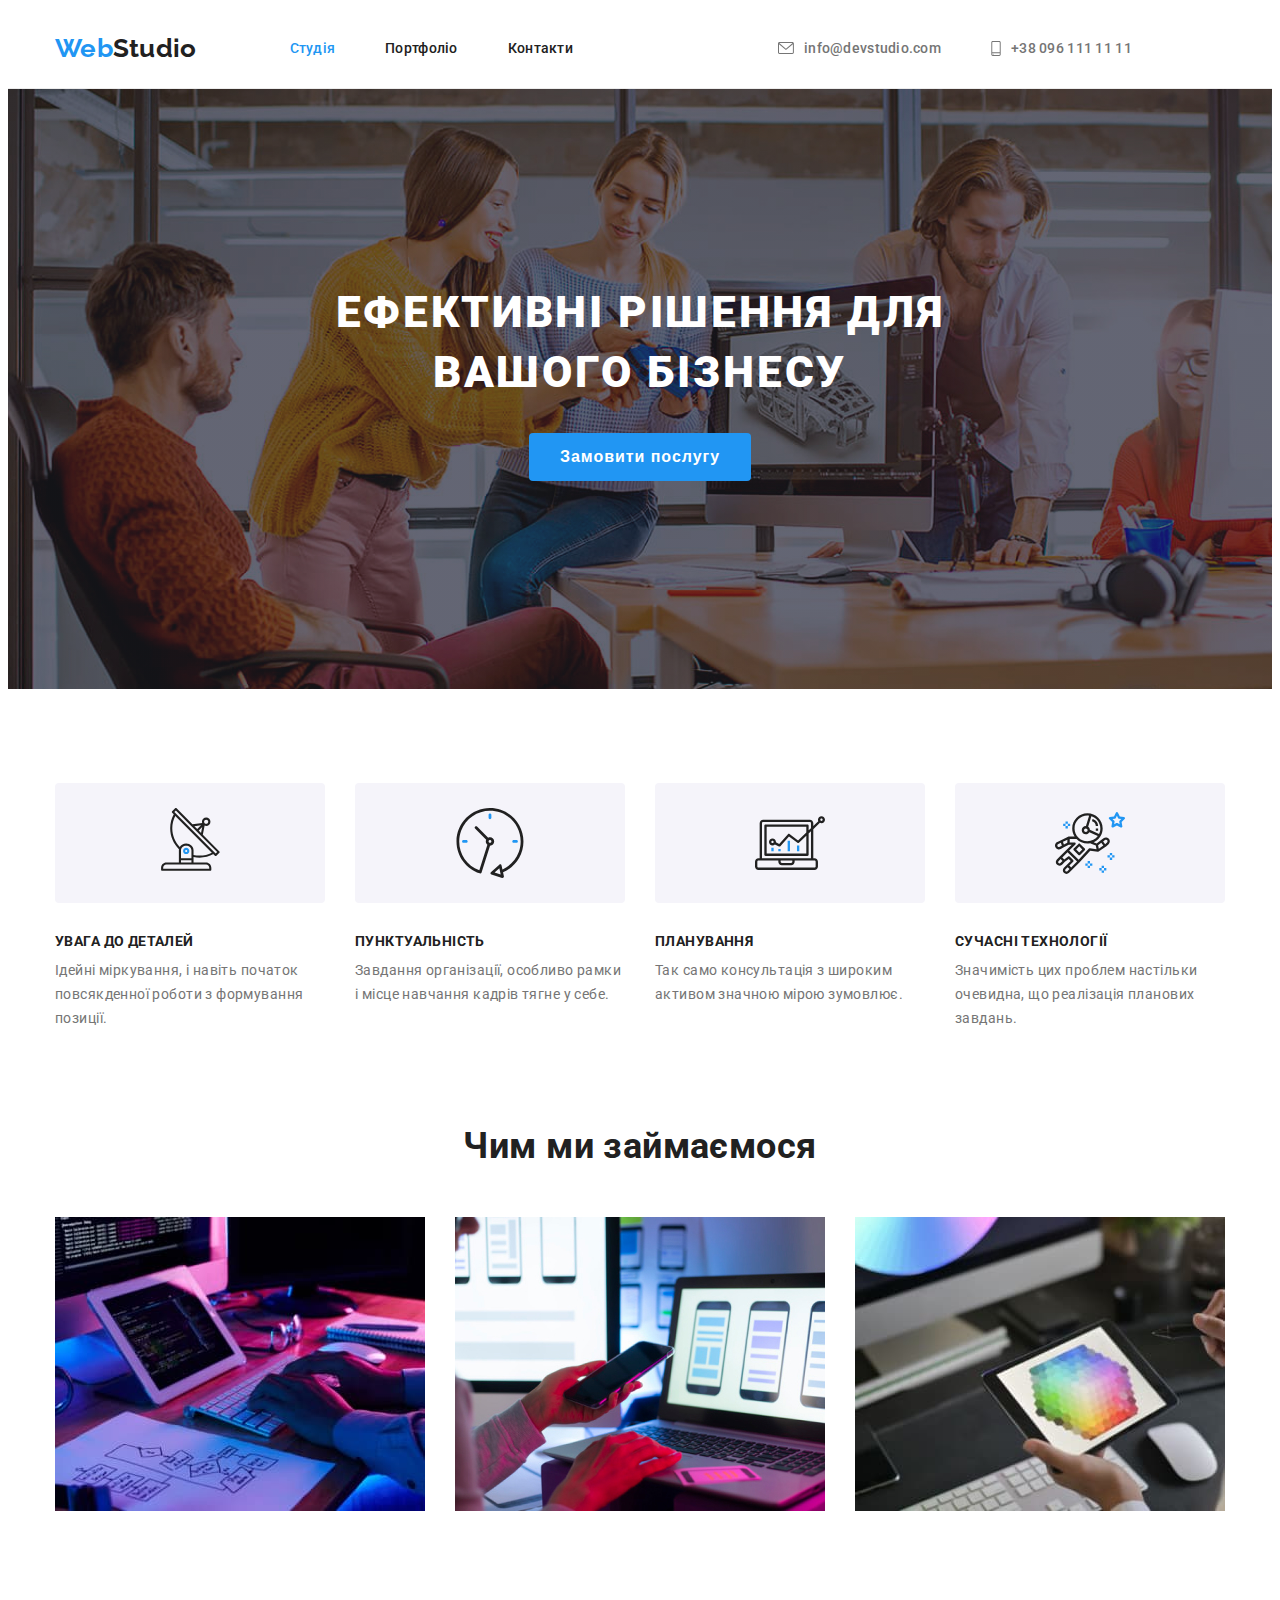
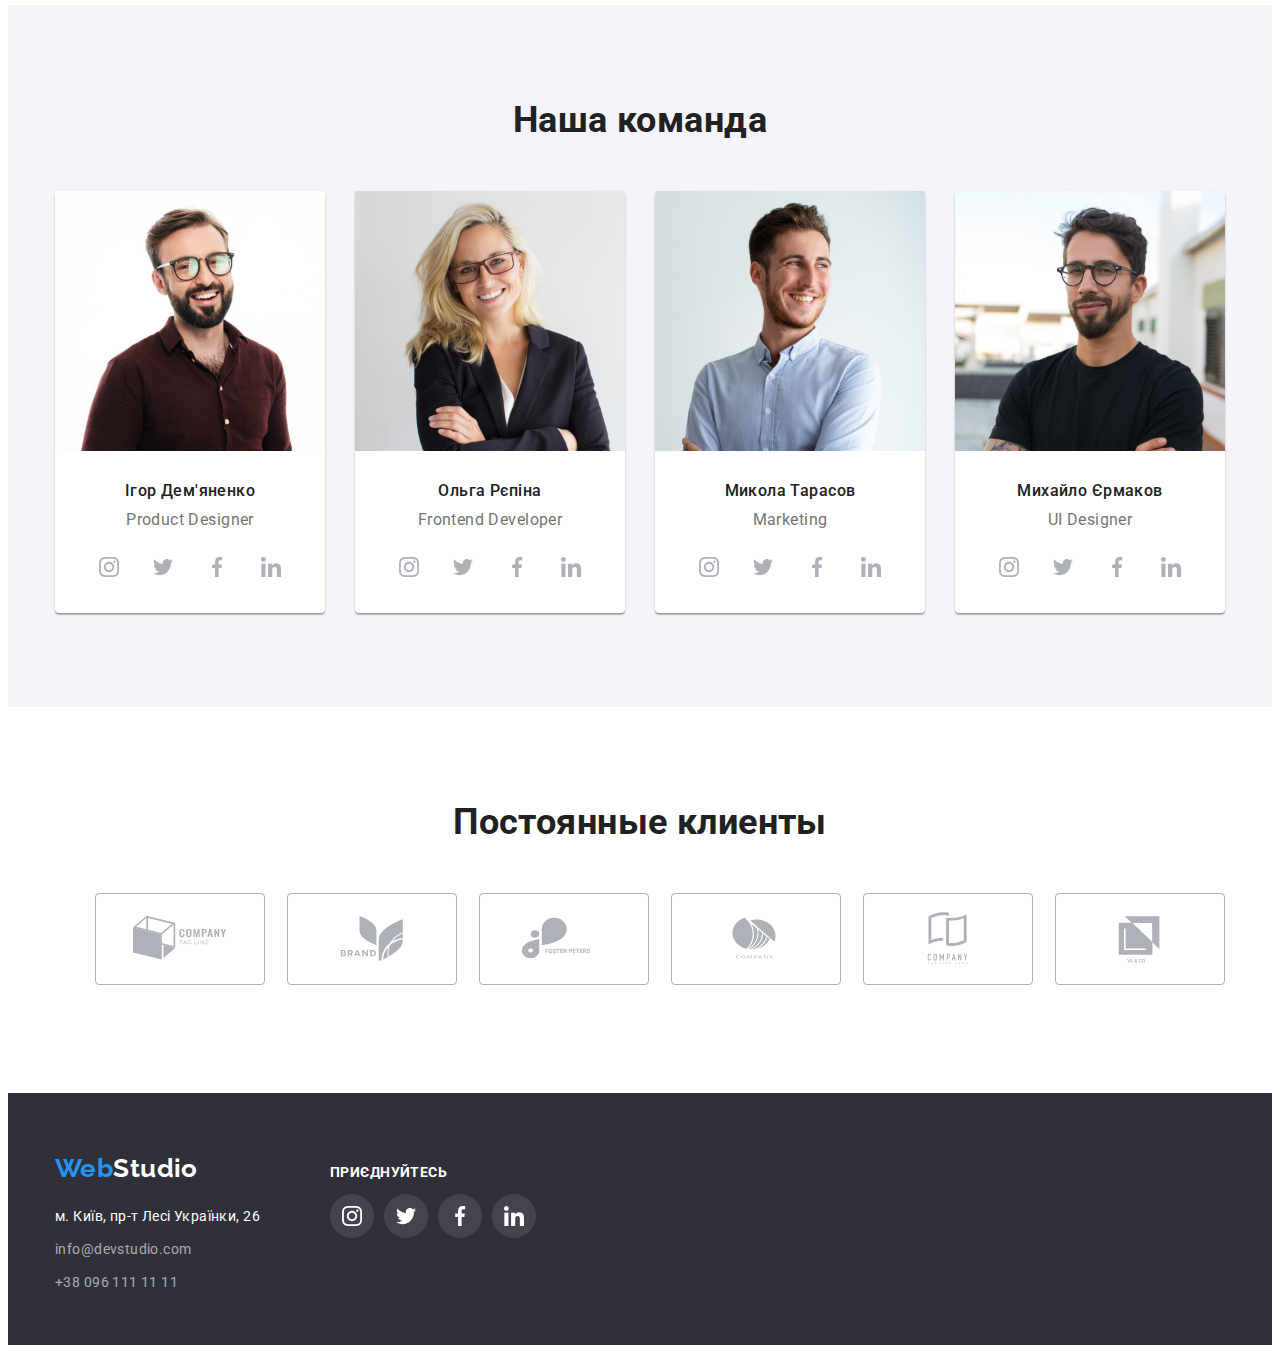
<file: index.html>
<!DOCTYPE html>
<html lang="en">
<head>
    <meta charset="UTF-8">
    <meta http-equiv="X-UA-Compatible" content="IE=edge">
    <meta name="viewport" content="width=device-width, initial-scale=1.0">
    <link rel="preconnect" href="https://fonts.googleapis.com">
    <link rel="preconnect" href="https://fonts.gstatic.com" crossorigin>
    <link rel="stylesheet"  href="https://cdnjs.cloudflare.com/ajax/libs/modern-normalize/1.1.0/modern-normalize.min.css" 
         integrity="sha512-wpPYUAdjBVSE4KJnH1VR1HeZfpl1ub8YT/NKx4PuQ5NmX2tKuGu6U/JRp5y+Y8XG2tV+wKQpNHVUX03MfMFn9Q=="
         crossorigin="anonymous" referrerpolicy="no-referrer" />
    <link href="https://fonts.googleapis.com/css2?family=Raleway:wght@700&family=Roboto:wght@400;500;700;900&display=swap"
        rel="stylesheet"> 
	<link rel="stylesheet" href="./css/style.css">
    
    <title>WebStudio</title>
</head>
<body>
    <!-- Шапка сайта -->
    <header class="page-header "> 
         <div class="header-container container  ">
             <nav class="nav ">
             <a  href="./index.html" class=" logo logo-primary link" >
                <span class="logo-style">Web</span>Studio</a>
                <ul class="site-nav list ">
                    <li class="iten"><a  href="./index.html" class="nav-link  current link"> Студія</a></li>
                    <li class="iten"><a href="./portfolio.html"class="nav-link link">Портфоліо</a></li>
                    <li class="iten"><a href="" class="nav-link link"> Контакти</a></li>
            </ul>
             </nav>
            <ul class="site-nav-list list" >
                <li class="iten">
                     <a href="mailto:info@devstudio.com"class="contacts-nav-link mail link">
                        <svg class="item-icon mail">
                            <use href="./images/icons.svg#icon-envelope-hover"></use>
                        </svg>   
                        info@devstudio.com</a>
                </li>
                <li class="iten">
                     <a href="tel:+380961111111"class="contacts-nav-link link">
                        <svg class="item-icon phone">
                            <use href="./images/icons.svg#icon-smartphone1"></use>
                        </svg>
                        +38 096 111 11 11</a>
                </li>
            </ul>
         </div>
    </header>
    <!-- Герой -->
    <main>
        <section class="hero section overlay" >
            
                <h1 class="hero-title container">Ефективні рішення для вашого бізнесу</h1>
                <button href="" class="button primary" type="button">  Замовити послугу</button>
            
        </section>
        <!-- Переваги -->
        <section class="features section ">
            <div class="features-container container">
                <!-- <h2>Наш подход</h2> -->
                <h2 hidden>переваги</h2>
                     <ul class=" list features ">
                        <li class="features-item">
                            <div class="features-img">
                            <svg class="features-sprite" width="70" height="70">
                             <use href="./images/icons.svg#icon-antenna" ></use>
                                </svg>
                            </div>
                <h3 class="uptitle features-title">УВАГА ДО ДЕТАЛЕЙ</h3>
                <p class="features-text">Ідейні міркування, і навіть початок повсякденної роботи з формування позиції.</p>
                </li>
                        <li class="features-item">
                            <div class="features-img">
                                <svg class="features-sprite" width="70" height="70">
                                 <use href="./images/icons.svg#icon-clock" ></use>
                                    </svg>
                                </div>
                <h3 class="uptitle features-title" >ПУНКТУАЛЬНІСТЬ</h3>
                <p class="features-text">Завдання організації, особливо рамки і місце навчання кадрів тягне у себе.</p>
                </li>
                        <li  class="features-item">
                            <div class="features-img">
                                <svg class="features-sprite" width="70" height="70">
                                 <use href="./images/icons.svg#icon-diagram" ></use>
                                    </svg>
                                </div>
                <h3 class="uptitle features-title">ПЛАНУВАННЯ</h3>
                <p  class="features-text">Так само консультація з широким активом значною мірою зумовлює.</p>
                 </li>
                        <li class="features-item">
                            <div class="features-img">
                                <svg class="features-sprite" width="70" height="70">
                                 <use href="./images/icons.svg#icon-astronaut" ></use>
                                    </svg>
                                </div>
                <h3 class="uptitle features-title">СУЧАСНІ ТЕХНОЛОГІЇ</h3>
                <p  class="features-text">Значимість цих проблем настільки очевидна, що реалізація планових завдань.</p>
                </li>
            </div>
        </ul>
        </section>
        <!-- Види послуг -->
         <section  class="work section ">
         <div class=" container"  >
             <h2 class="section-title ">Чим ми займаємося</h2>
                     <ul class="work list" >
                 <li class="work-item">
                    <img  src="./images/box 1.jpg"
                     alt="сфера_діяльності"
                     width="370" heigt="294">
                </li>
                 <li class="work-item">
                    <img src="./images/box 2.jpg"
                    alt="сфера_діяльності"
                    width="370"
                    heigt="294">
                </li>
                <li class="work-item">
                    <img src="./images/box 3.jpg"
                    alt="сфера_діяльності"
                    width="370"
                    heigt="294">
                </li>
                </ul>
         </div>
         </section>
        <!--  команда веб студії -->
         <section class="team-section section">
        <div class="container">
            <h2 class="section-title" >Наша команда</h2>
                <ul class="team">
                 <li class="team-iten">
                    <img src="./images/img(4).jpg"
                    alt="команда"
                    width="270"
                    heigt="260">
                    <h3 class="team-members-name">Ігор Дем'яненко</h3>
                    <p class="team-members-position">Product Designer</p>
                    <ul class="social-links">
                        <li>
                            <a href="https://instagram.com" class="link" aria-label="иконка Инстаграм">
                                <svg class="link-icon" widht="20" height="20">
                                    <use href="./images/icons.svg#icon-instagram"></use>
                                </svg>
                            </a>
                        </li>
                        <li>
                            <a href="https://twitter.com" class="link" aria-label="иконка Твиттер">
                                <svg class="link-icon" widht="20" height="20">
                                    <use href="./images/icons.svg#icon-twitter"></use>
                                </svg>
                            </a>
                        </li>
                        <li>
                            <a href="https://facebook.com" class="link" aria-label="иконка Фейсбук">
                                <svg class="link-icon" widht="20" height="20">
                                    <use href="./images/icons.svg#icon-facebook"></use>
                                </svg>
                            </a>
                        </li>
                        <li>
                            <a href="https://linkedin.com" class="link" aria-label="иконка Линкедин">
                                <svg class="link-icon" widht="20" height="20">
                                    <use href="./images/icons.svg#icon-linkedin"></use>
                                </svg>
                            </a>
                        </li>
                    </ul>
                </li>
                <li class="team-iten">
                    <img src="./images/img(1)(1).jpg"
                    alt="команда"
                    width="270"
                    heigt="260">
                    <h3 class="team-members-name">Ольга Рєпіна</h3>
                    <p class="team-members-position">Frontend Developer</p>
                    <ul class="social-links">
                        <li>
                            <a href="https://instagram.com" class="link" aria-label="иконка Инстаграм">
                                <svg class="link-icon" widht="20" height="20">
                                    <use href="./images/icons.svg#icon-instagram"></use>
                                </svg>
                            </a>
                        </li>
                        <li>
                            <a href="https://twitter.com" class="link" aria-label="иконка Твиттер">
                                <svg class="link-icon" widht="20" height="20">
                                    <use href="./images/icons.svg#icon-twitter"></use>
                                </svg>
                            </a>
                        </li>
                        <li>
                            <a href="https://facebook.com" class="link" aria-label="иконка Фейсбук">
                                <svg class="link-icon" widht="20" height="20">
                                    <use href="./images/icons.svg#icon-facebook"></use>
                                </svg>
                            </a>
                        </li>
                        <li>
                            <a href="https://linkedin.com" class="link" aria-label="иконка Линкедин">
                                <svg class="link-icon" widht="20" height="20">
                                    <use href="./images/icons.svg#icon-linkedin"></use>
                                </svg>
                            </a>
                        </li>
                    </ul>
                </li>
                
                <li class="team-iten" >
                    <img src="./images/img(2)(1).jpg"
                     alt="команда"
                     width="270"
                     heigt="260" >
                     <h3 class="team-members-name">Микола Тарасов</h3>
                     <p class="team-members-position">Marketing</p>
                     <ul class="social-links">
                        <li>
                            <a href="https://instagram.com" class="link" aria-label="иконка Инстаграм">
                                <svg class="link-icon" widht="20" height="20">
                                    <use href="./images/icons.svg#icon-instagram"></use>
                                </svg>
                            </a>
                        </li>
                        <li>
                            <a href="https://twitter.com" class="link" aria-label="иконка Твиттер">
                                <svg class="link-icon" widht="20" height="20">
                                    <use href="./images/icons.svg#icon-twitter"></use>
                                </svg>
                            </a>
                        </li>
                        <li>
                            <a href="https://facebook.com" class="link" aria-label="иконка Фейсбук">
                                <svg class="link-icon" widht="20" height="20">
                                    <use href="./images/icons.svg#icon-facebook"></use>
                                </svg>
                            </a>
                        </li>
                        <li>
                            <a href="https://linkedin.com" class="link" aria-label="иконка Линкедин">
                                <svg class="link-icon" widht="20" height="20">
                                    <use href="./images/icons.svg#icon-linkedin"></use>
                                </svg>
                            </a>
                        </li>
                    </ul>
                </li>
                
                <li class="team-iten">
                    <img src="./images/img(3)(1).jpg"
                     alt="команда"
                     width="270"
                     heigt="260">
                     <h3 class="team-members-name">Михайло Єрмаков</h3>
                     <p class="team-members-position">UI Designer</p>
                     <ul class="social-links">
                        <li>
                            <a href="https://instagram.com" class="link" aria-label="иконка Инстаграм">
                                <svg class="link-icon" widht="20" height="20">
                                    <use href="./images/icons.svg#icon-instagram"></use>
                                </svg>
                            </a>
                        </li>
                        <li>
                            <a href="https://twitter.com" class="link" aria-label="иконка Твиттер">
                                <svg class="link-icon" widht="20" height="20">
                                    <use href="./images/icons.svg#icon-twitter"></use>
                                </svg>
                            </a>
                        </li>
                        <li>
                            <a href="https://facebook.com" class="link" aria-label="иконка Фейсбук">
                                <svg class="link-icon" widht="20" height="20">
                                    <use href="./images/icons.svg#icon-facebook"></use>
                                </svg>
                            </a>
                        </li>
                        <li>
                            <a href="https://linkedin.com" class="link" aria-label="иконка Линкедин">
                                <svg class="link-icon" widht="20" height="20">
                                    <use href="./images/icons.svg#icon-linkedin"></use>
                                </svg>
                            </a>
                        </li>
                    </ul>
                </li>
                 
            </ul>
        </div>
    </section>
    <section>
        <div class="container employment-partners">
            <h2 class="section-title">Постоянные клиенты</h2>
            <ul class="partners">
                <li class="partners-image">
                    <a href="" class="partners-link">
                        <svg class="partners-logo" width="106" height="60">
                            <use href="./images/icons.svg#icon-client-1"></use>
                        </svg>
                    </a>
                </li>
                <li class="partners-image">
                    <a href="" class="partners-link">
                        <svg class="partners-logo" width="106" height="60">
                            <use href="./images/icons.svg#icon-client-2"></use>
                        </svg>
                    </a>
                </li>
                <li class="partners-image">
                    <a href="" class="partners-link">
                        <svg class="partners-logo" width="106" height="60">
                            <use href="./images/icons.svg#icon-client-3"></use>
                        </svg>
                    </a>
                </li>
                <li class="partners-image">
                    <a href="" class="partners-link">
                        <svg class="partners-logo" width="106" height="60">
                            <use href="./images/icons.svg#icon-client-4"></use>
                        </svg>
                    </a>
                </li>
                <li class="partners-image">
                    <a href="" class="partners-link">
                        <svg class="partners-logo" width="106" height="60">
                            <use href="./images/icons.svg#icon-client-5"></use>
                        </svg>
                    </a>
                </li>
                <li class="partners-image">
                    <a href="" class="partners-link">
                        <svg class="partners-logo" width="106" height="60">
                            <use href="./images/icons.svg#icon-client-6"></use>
                        </svg>
                    </a>
                </li>
            </ul>
        </div>
    </section>
    </main>
    <footer class="page-footer">
        <div class="footer-container container">
            <section class="footer-flex">
                <div class="block">
            <a href="./index.html" class="logo secondary link" aria-current="true"><span class="logo-style">Web</span>Studio</a>
            <address class=" address">
                <ul class="list address-iten">
               <li class="footer">
                    <a href="https://goo.gl/maps/aBXnQsRiagTf6Zbh8"
                    target="blank"class="address-location link"
                    rel="nooperer noreferrer nofolow " >
                    м. Київ, пр-т Лесі Українки, 26</a>
                    </li>
                <li class="footer">
                    <a href="mailto:info@devstudio.com"class="link">info@devstudio.com</a>
                  </li>
                <li>
                    <a href="tel:+380961111111"class="link">+38 096 111 11 11</a>
                 </li>
                </ul>
            </address>
        </div>
            <div class="footer-flex-block-port network">
                <h2 class="join">приєднуйтесь</h2>
                <section class="footer-flex">
                    <ul class="social-links footer-links">
                    <li class="colo">
                        <a href="https://instagram.com" class="link" aria-label="иконка Инстаграм">
                            <svg class="link-icon-footer" widht="20" height="20">
                                <use href="./images/icons.svg#icon-instagram"></use>
                            </svg>
                        </a>
                    </li>
                    <li class="colo ">
                        <a href="https://twitter.com" class="link" aria-label="иконка Твиттер">
                            <svg class="link-icon-footer" widht="20" height="20">
                                <use href="./images/icons.svg#icon-twitter"></use>
                            </svg>
                        </a>
                    </li>
                    <li class="colo">
                        <a href="https://facebook.com" class="link" aria-label="иконка Фейсбук">
                            <svg class="link-icon-footer" widht="20" height="20">
                                <use href="./images/icons.svg#icon-facebook"></use>
                            </svg>
                        </a>
                    </li>
                    <li class="colo">
                        <a href="https://linkedin.com" class="link" aria-label="иконка Линкедин">
                            <svg class="link-icon-footer" widht="20" height="20">
                                <use href="./images/icons.svg#icon-linkedin"></use>
                            </svg>
                        </a>
                    </li>
                </ul>
            </section></div>  
        </div>
    </footer>
</body>
</html>
</file>
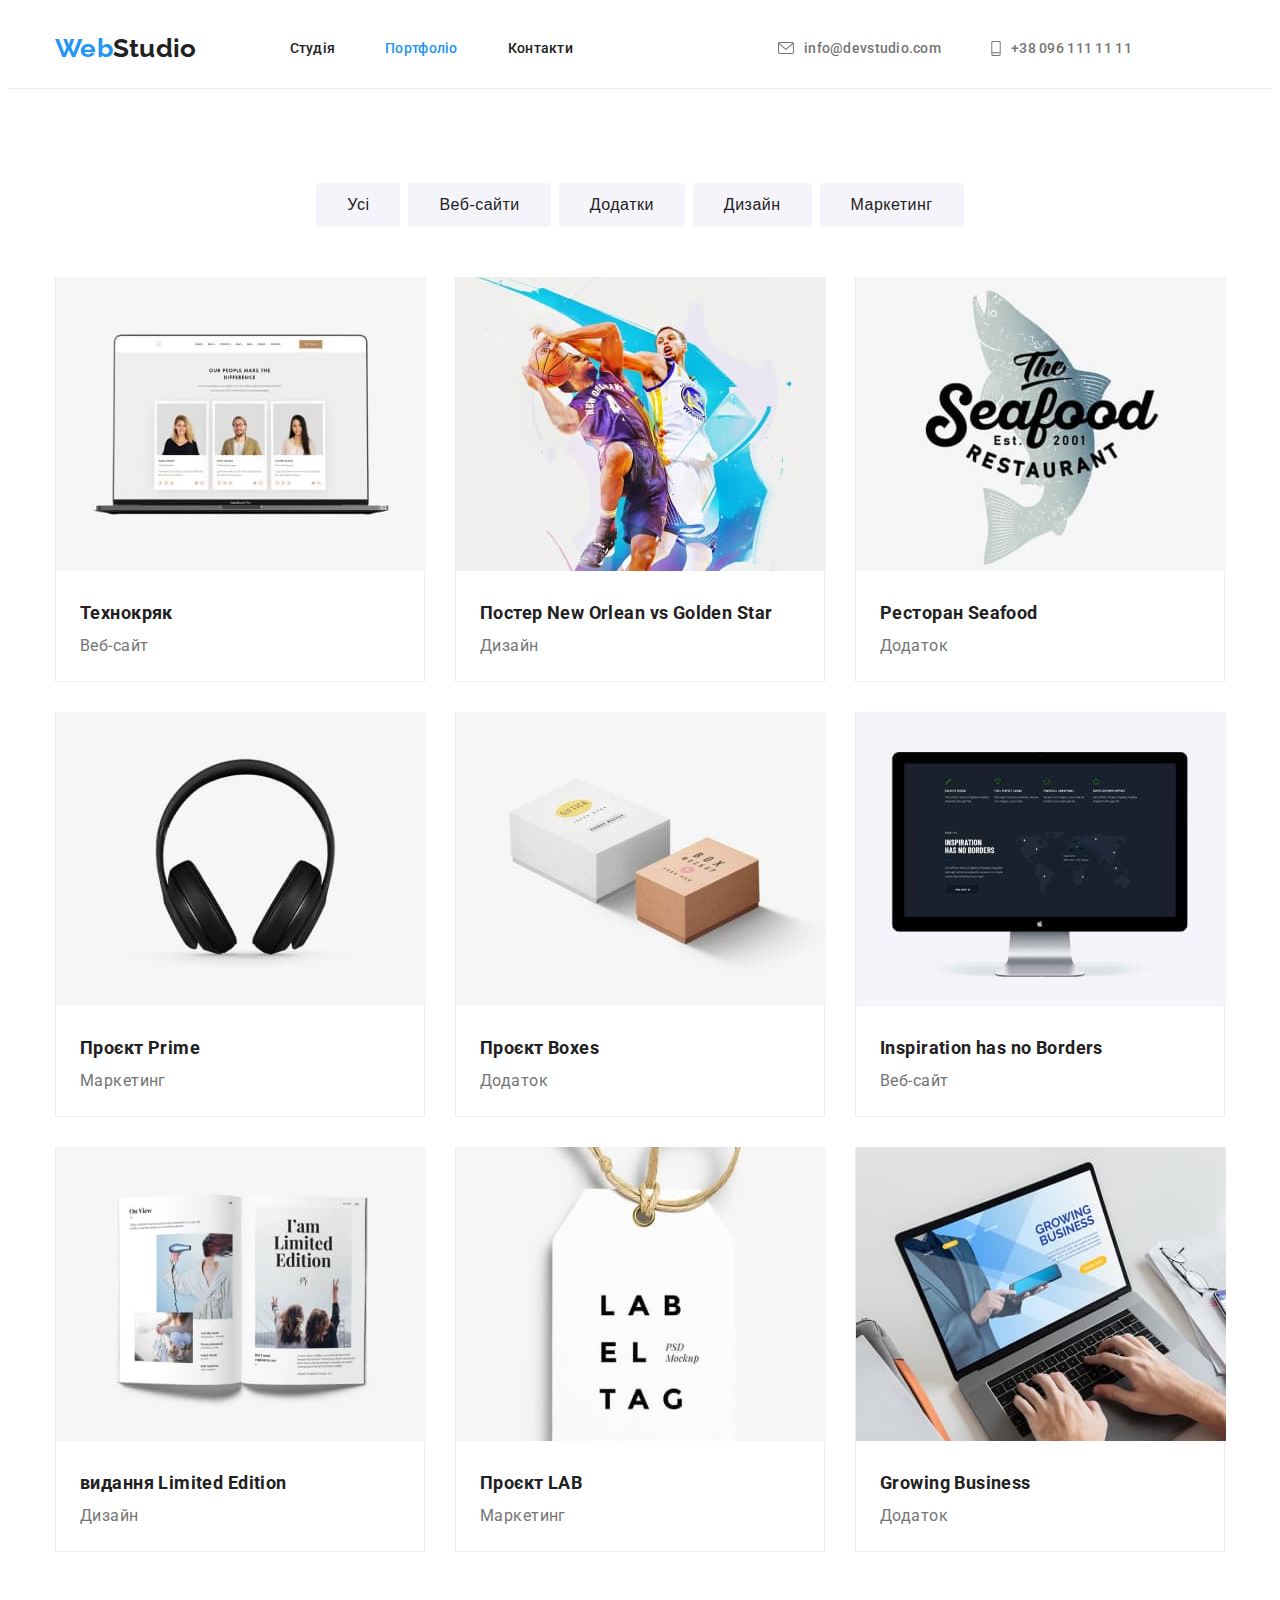
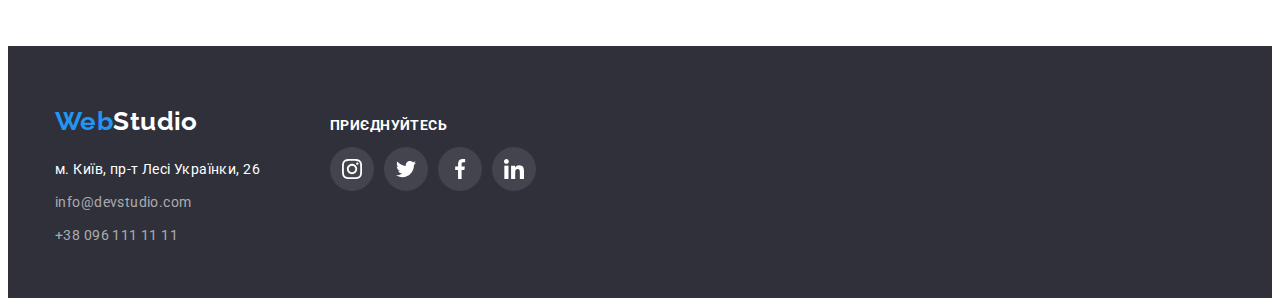
<file: portfolio.html>
<!DOCTYPE html>
<html lang="en">
<head>
    <meta charset="UTF-8">
    <meta http-equiv="X-UA-Compatible" content="IE=edge">
    <meta name="viewport" content="width=device-width, initial-scale=1.0">
	<link rel="preconnect" href="https://fonts.googleapis.com">
    <link rel="preconnect" href="https://fonts.gstatic.com" crossorigin>
	<link rel="stylesheet"  href="https://cdnjs.cloudflare.com/ajax/libs/modern-normalize/1.1.0/modern-normalize.min.css" 
         integrity="sha512-wpPYUAdjBVSE4KJnH1VR1HeZfpl1ub8YT/NKx4PuQ5NmX2tKuGu6U/JRp5y+Y8XG2tV+wKQpNHVUX03MfMFn9Q=="
         crossorigin="anonymous" referrerpolicy="no-referrer" />
    <link href="https://fonts.googleapis.com/css2?family=Raleway:wght@700&family=Roboto:wght@400;500;700;900&display=swap"
     rel="stylesheet"> 
	<link rel="stylesheet" href="./css/style.css"> 
	
	<title>portfolio</title>
	
</head>
<body class="page">
    	<!-- Шапка сайта  -->
		<header class="page-header"> 
			<div class="header-container container ">
				<nav class="nav ">
				<a  href="./index.html" class=" logo logo-primary link" >
				   <span class="logo-style">Web</span>Studio</a>
				   <ul class="site-nav list ">
				   <li class="iten"><a  href="./index.html" class="nav-link link"> Студія</a></li>
				   <li class="iten"><a href="./portfolio.html"class="nav-link current link">Портфоліо</a></li>
				   <li class="iten"><a href="" class="nav-link link"> Контакти</a></li>
			   </ul>
				</nav>
			   <ul class="site-nav-list list" >
				   <li class="iten"> 
					<a href="mailto:info@devstudio.com"class="contacts-nav-link  mail link">
						<svg class="item-icon mail">
                            <use href="./images/icons.svg#icon-envelope-hover"></use>
                        </svg>
						info@devstudio.com</a>
				   </li>
				   <li class="iten"> 
					<a href="tel:+380961111111"class="contacts-nav-link  link">
						<svg class="item-icon phone">
                            <use href="./images/icons.svg#icon-smartphone1"></use>
                        </svg>
						+38 096 111 11 11</a>
				   </li>
			   </ul>
			</div>
	   </header>
		</header>
		<main>
			<!-- секція фільтрів по проєктам -->
			<section class="portfolio-nav  section">
				 <div class="portfolio-container container ">
					<!-- <h1>Портфолио</h1> -->
					<h1 hidden>Портфолио</h1>
					<div class="flex-nav">
						<ul class="flex-container list">
											<li class="flex-iten" ><button type="button" class="button secondary">Усі</button></li>
											<li class="flex-iten"><button type="button" class="button secondary">Веб-сайти</button></li>
											<li class="flex-iten"><button type="button" class="button secondary">Додатки</button></li>
											<li class="flex-iten"><button type="button" class="button secondary">Дизайн</button></li>
											<li class="flex-iten"><button type="button" class="button secondary">Маркетинг</button></li>
										</ul>
					</div>
									<div class="portfolio-iten ">
										<ul class=" flex-container list">
										
											<li class="flex-element">
												<a href=""class="link " >
												<img src="./images/project1.jpg" alt="project1	" width="370" />
												<div class="flex-title">
													<h2 class="portfolio-sample">Технокряк</h2>
													<p class="portfolio-info">Веб-сайт</p>
													</a>
												</div>
											</li>
											<li class="flex-element">
												<a href=""class="link" >
												<img src="./images/project2.jpg" alt="project2" width="370" />
												<div class="flex-title">
												<h2 class="portfolio-sample">Постер New Orlean vs Golden Star</h2>
												<p class="portfolio-info" >Дизайн</p>
											</div>
												</a>
											</li>
											<li class="flex-element">
												<a href="" class="link">
												<img src="./images/project3.jpg" alt="project3" width="370" />
												<div class="flex-title">
												<h2 class="portfolio-sample" >Ресторан Seafood</h2>
												<p class="portfolio-info">Додаток</p>
											</div>
												</a>
											</li>
											<li class="flex-element">
												<a href="" class="link">
												<img src="./images/project4.jpg" alt="project4" width="370" />
												<div class="flex-title">
												<h2 class="portfolio-sample">Проєкт Prime</h2>
												<p class="portfolio-info" >Маркетинг</p>
											</div>
												</a>
											</li>
											<li class="flex-element">
												<a href="" class="link" >
												<img src="./images/project5.jpg" alt="project5" width="370" />
												<div class="flex-title">
												<h2 class="portfolio-sample">Проєкт Boxes</h2>
												<p class="portfolio-info">Додаток</p>
											</div>
												</a>
											</li>
											<li class="flex-element">
												<a href=""class="link" >
												<img src="./images/project6.jpg" alt="project6" width="370" />
												<div class="flex-title">
												<h2 class="portfolio-sample">Inspiration has no Borders</h2>
												<p class="portfolio-info">Веб-сайт</p>
											</div>
												</a>
											</li>
											<li class="flex-element fon">
												<a href="" class="link">
												<img src="./images/project7.jpg" alt="project7" width="370" />
												<div class="flex-title">
												<h2 class="portfolio-sample">видання Limited Edition</h2>
												<p class="portfolio-info" >Дизайн</p>
											</div>
												</a>
											</li>
											<li class="flex-element fon">
												<a href=""class="link" >
												<img src="./images/project8.jpg" alt="project8" width="370" />
												<div class="flex-title">
												<h2 class="portfolio-sample">Проєкт LAB</h2>
												<p class="portfolio-info" >Маркетинг</p>
											</div>
												</a>
											</li>
											<li class="flex-element fon">
												<a href="" class="link">
												<img src="./images/project9.jpg" alt="project9" width="370" />
												<div class="flex-title">
												<h2 class="portfolio-sample" >Growing Business</h2>
												<p class="portfolio-info">Додаток</p>
											</div>
												</a>
											</li>
									</div>
									</ul>
				 </div>
			</section>
		</main>
		<!-- Секція контакти -->
		<footer class="page-footer">
			<div class="footer-container container">
				<section class="footer-flex">
					<div class="block">
				<a href="./index.html" class="logo secondary link" aria-current="true"><span class="logo-style">Web</span>Studio</a>
				<address class=" address">
					<ul class="list address-iten">
				   <li class="footer">
						<a href="https://goo.gl/maps/aBXnQsRiagTf6Zbh8"
						target="blank"class="address-location link"
						rel="nooperer noreferrer nofolow " >
						м. Київ, пр-т Лесі Українки, 26</a>
						</li>
					<li class="footer">
						<a href="mailto:info@devstudio.com"class="link">info@devstudio.com</a>
					  </li>
					<li>
						<a href="tel:+380961111111"class="link">+38 096 111 11 11</a>
					 </li>
					</ul>
				</address>
			</div>
				<div class="footer-flex-block-port network">
					<h2 class="join">приєднуйтесь</h2>
					<section class="footer-flex">
						<ul class="social-links footer-links">
						<li class="colo">
							<a href="https://instagram.com" class="link" aria-label="иконка Инстаграм">
								<svg class="link-icon-footer" widht="20" height="20">
									<use href="./images/icons.svg#icon-instagram"></use>
								</svg>
							</a>
						</li>
						<li class="colo">
							<a href="https://twitter.com" class="link" aria-label="иконка Твиттер">
								<svg class="link-icon-footer" widht="20" height="20">
									<use href="./images/icons.svg#icon-twitter"></use>
								</svg>
							</a>
						</li>
						<li class="colo">
							<a href="https://facebook.com" class="link" aria-label="иконка Фейсбук">
								<svg class="link-icon-footer" widht="20" height="20">
									<use href="./images/icons.svg#icon-facebook"></use>
								</svg>
							</a>
						</li>
						<li class="colo">
							<a href="https://linkedin.com" class="link" aria-label="иконка Линкедин">
								<svg class="link-icon-footer" widht="20" height="20">
									<use href="./images/icons.svg#icon-linkedin"></use>
								</svg>
							</a>
						</li>
					</ul>
				</section></div>  
			</div>
		</footer>
	</body>
	</html>
</file>
<file: css/style.css>
:root {
        --primary-text-color: #212121;
        --secondary-text-color: #757575;
        --accent-color: #2196F3;
        --primary-white-color: #ffffff;
        --footer-text-color: rgba(255, 255, 255, 0.6);
        --site-devs-text-color: rgba(255, 255, 255, 0.4);
        --secondary-bg-color: #F5F4FA;
        --work-title-bg: rgba(47, 48, 58, 0.8);
        --footer-bg-color: #2F303A;
        --clients-logos-bg: #AFB1B8;
        --ftr-social-logos-bg: rgba(255, 255, 255, 0.1);
        
        }
        /* General styles */
        body {
        font-family: 'Roboto', sans-serif;
        font-weight: 400;
        font-size: 14px;
        letter-spacing: 0.03em;
        line-height: 1.14;
        color: var(--primary-text-color);
        background-color: var(--primary-white-color);
        }
         /* reset start */
         html {
            box-sizing: border-box;
            }
            *,
            *::before,
            *::after {
            box-sizing: inherit;
            }
         h1,
         h2,
         h3,
         h4,
         h5,
         h6, 
         p{
            margin: 0;
         }
         li {
            list-style-type: none; 
        }
        
        .link {
        text-decoration: none;
        color: var(--primary-text-color);
        }
        .list{
            list-style: none;
            margin: 0;
            padding: 0;
        }
        .img{
            display: block;

        }
        
        .section{
            padding-top: 94px;
            padding-bottom: 94px;
        }
    
         /* haeder  */
         .container{
            width: 1200px;
            padding-right: 15px;
            padding-left: 15px;
            margin-left: auto;
            margin-right: auto;
         }
         .header-container{
            display: flex;
            align-items: center;
            
            margin-top: 0;
            padding-top: 0;
            padding-bottom: 0;
            font-weight: 500;
            letter-spacing: 0.02em;
         }
         
         .page-header{ 
        border-bottom-width: 1px;
        border-bottom-style:solid ;
        border-bottom-color: #ECECEC;
         }
        /* Logo  */
        .logo {
            
        font-family: 'Raleway', sans-serif;
        font-weight: 700;
        }
        .logo-primary{
        font-size: 26px;
        line-height: 31px;
        }
        .logo.secondary {
        font-size: 26px;
        line-height: 31px;
        color: var(--primary-white-color);
        }
        .logo .logo-style {
        color: var(--accent-color);
        }
        /* Website nav */
       .nav{
        display: flex;
        align-items: center;
       }
       .contacts-nav{
        display: flex;
        margin-left: auto;
       }
        .nav-link{
        display: block;
        padding-top: 32px;
        padding-bottom: 32px;
        font-style: normal;
        font-weight: 500;
        font-size: 14px;
        line-height: 16px;
        letter-spacing: 0.02em;
        
        }
        

        .nav-link:hover,
        .nav-link:focus{
            color: var(--accent-color);
            
            }
       
        .mail{
        margin-right: 50px;
        }
        .contacts-nav-link:hover,
        .contacts-nav-link:focus  {
            color: var(--accent-color);
        }
        .contacts-nav-link{  
            display: flex;
            
            padding-top: 32px;
            padding-bottom: 32px;
            font-style: normal;
            font-weight: 500;
            font-size: 14px;
            line-height: 16px;
            letter-spacing: 0.02em;
         align-items: center;
                
        color: var(--secondary-text-color);
        }
         /* site nav */
         .site-nav {
            
            display: flex;
            margin-left: 93px;
            color: var(--primary-text-color);
        } 
        .site-nav .iten + .iten{
            
            margin-left: 50px;
        }
        .site-nav-list{
            display: flex;
            
             margin: 0;
            margin-left: auto;
            text-align: center;
            margin-left: 205px;
        }
       .current{
        color: var(--accent-color);
       }
        .site-nav .iten:last-child{
            margin-right: 0;
        }
        .site-nav:hover,
        .site-nav:focus{
             color: var(--accent-color);
        }
        .item-icon{
            fill:currentColor;
        }
        
        .item-icon{
            margin-right: 10px;
        }
        .item-icon.mail{
            width: 16px;
            height: 12px;
        }
        .item-icon.phone{
            
             width: 10px;
             height: 15px;
        }

        /* hero section */
        .hero {
            text-align: center;
            
            }
            .overlay    {
                max-width: 1600px;
                height: 600px;
                margin-right: auto;
                margin-left: auto;
                 background-color: #C4C4C4;
                 background-image: linear-gradient(rgba(47, 48, 58, 0.4), rgba(47, 48, 58, 0.4)), url(../images/overlay.jpg);
                
                background-size: cover;
                
                }
          .hero-container {
                 color: var(--primary-white-color);
            }
            .hero .section{
                padding-top: 200px;
                padding-bottom: 200px;
            }

        .hero-title {
            margin-top: 100px;
        margin-bottom: 30px;
         width: 696px;
        font-weight: 900;
        font-size: 44px;
        line-height: 1.36;
        text-align: center;
        letter-spacing: 0.06em;
        text-transform: uppercase;
       color: var(--primary-white-color);
        
        }
        /* Button */
     .button {
        min-width: 216;
        min-height: 50;
        padding: 9px 31px;

        font-size: 16px;
        text-decoration: none;
        border: 1px ;
        border-radius: 4px;
        }
     .button.primary {
        border-radius: 4px;
        font-weight: 700;
        font-size: 16px;
        line-height: 30px;
        letter-spacing: 0.06em;
        color: var(--primary-white-color);
        background-color: var(--accent-color);
        cursor:pointer;
        letter-spacing: 0.06em;
         color: #FFFFFF;
        
        
        }
        .button.secondary {
        cursor:pointer;
        font-style: normal;
        font-weight: 500;
        font-size: 16px;
        line-height: 26px;;
        letter-spacing: 0.03em;
        color: var(--primary-text-color);
        background-color: var(--secondary-bg-color);
        
        }
        .button.secondary:hover,
        .button.secondary:focus {
            box-shadow: 0px 3px 1px rgba(0, 0, 0, 0.1), 0px 1px 2px rgba(0, 0, 0, 0.08), 0px 2px 2px rgba(0, 0, 0, 0.12);
            border-radius: 4px;
        color: var(--primary-white-color);
        background-color: var(--accent-color);
        }
        /* Uppercase titles */
        .uptitle {
        margin-bottom:10px ;
        font-style: normal;
        font-weight: 700;
        font-size: 14px;
        line-height: 16px;
        letter-spacing: 0.03em;
        text-transform: uppercase
        }
        /* features */
        .features {
            display: flex;
          
        }
        .uptitle.features-title {
         color: var(--primary-text-color);
        }
        .features-img{
            
           display: block;
            margin-bottom: 30px;
            width: 270px;
            height: 120px;
            background-color: var(--secondary-bg-color);
            border-radius: 4px;
            text-align: center;
            
        }
        .features-sprite{
             width: 70px;
            height: 70px;
            
        }
         .features-item:not(:last-child) {
                margin-right: 30px;
                }
            .features-img{
                display: flex;
                align-items: center;
                justify-content: center;
            }
        .features-text {
        
        font-weight: 400;
        line-height: 1.71;
        color: var(--secondary-text-color);
        }
        /* General section title*/
        .section-title {
         margin-bottom: 50px;
   
        font-weight: 700;
        font-size: 36px;
        line-height: 42px;
        text-align: center;
        color: var(--primary-text-color);
        }
        /* Work section */
       
        .work {
            display: flex;
            margin-right: auto;
            margin-left: auto;
            vertical-align: bottom;
            padding-top: 0;
             }
         .work-item {
            position: relative;
            display: flex;
           
                }
        .work-item:not(:last-child) {
             margin-right: 30px;
                }
                
                
        /* Team section */
        .team-section{
        
        margin-right: auto;
        margin-left: auto;
            background-color: var(--secondary-bg-color);
        }
        .team {
            
        padding-inline-start:0;
        margin: 0;
        
        font-size: 16px;
        line-height: 1.19;
        display: flex;
        
        }
        .team-iten{
        display: flex;
        flex-direction: column;
        align-items: center;
        padding-bottom: 24px;
   
       
        width: 270px;
        box-shadow: 0px 2px 1px rgba(0, 0, 0, 0.2), 0px 1px 1px rgba(0, 0, 0, 0.14), 0px 1px 3px rgba(0, 0, 0, 0.12);
        border-radius: 4px;
        background-color: var(--primary-white-color);
        }
        .team-iten:not(:last-child) {
            margin-right: 30px;
            }
        
        .team .team-members-name {
        font-size: inherit;
        font-weight: 500;
        color: var(--primary-text-color);
        }
        .team-members-name{
         margin-top: 30px;
         margin-bottom: 10px;
            
        }
        .team .team-members-position {
        color: var(--secondary-text-color);
        }
        .team-members-position{
        margin-top: 0;
        margin-bottom: 16px;}
        
        /* social */
        .social-links {
            display: flex;
            margin-right: auto;
            margin-left: auto;
            width: 206px;
            height: 44px;
            padding: 0;
        }
          
        .social-links .link {
            display: flex;
            align-items: center;
            width: 44px;
            height: 44px;
            border-radius: 50%;
            background-size: 20px;
            background-repeat: no-repeat;
            background-position: center;
        }
        .social-links > li{
           
            margin-right: 10px;
        }
        
        
        .social-links > li:last-child{
            margin-right: 0px;
        }
        .social-links .link-icon {
            display: inline-block;
            fill: var(--clients-logos-bg);
        }
        .social-links .link-icon-footer{
            fill: var(--primary-white-color);
        }
        .social-links .link:hover > .link-icon,
        .social-links .link:focus > .link-icon {
            fill: var(--primary-white-color);
        }
        .social-links .colo .link{
            background-color:#43444D
        }
        
        .social-links .link:hover,
        .social-links .link:focus {
            background-color: var(--accent-color);
        }

        /* client */
        .employment-partners{
            padding-top: 94px;
            padding-bottom: 94px;
        }
        .partners{
            display: flex;
            justify-content: space-between;
            /* padding-bottom: 94px; */
        }
        .partners-image{
            display: flex;
        }
        .partners-link{
            display: flex;
            width: 170px;
            height: 92px;
            border: 1px solid var(--clients-logos-bg);
            border-radius: 4px;
            justify-content: center;
            align-items: center;
        }
        
            .partners-logo{
            display: block;
            fill: var(--clients-logos-bg);
            }

            .partners-link:hover,
            .partners-link:focus{
            border: 1px solid var(--accent-color);
            }

            .partners-link:hover > .partners-logo,
            .partners-link:focus > .partners-logo{
            fill: var(--accent-color);
            }
        
        
        
        /* Footer */
        .page-footer {
        display: flex;
        padding-top: 60px;
        padding-bottom: 60px;
    
        height: 252px;
        margin-right: auto;
        margin-left: auto;
        background: var(--footer-bg-color);
        }
       .footer{
        margin-bottom: 9px;
       }
       
        .footer-flex{
            display: flex;
            align-items: baseline;
        }

            .footer-flex-block-port{
            margin-left: 70px;
            
        }
            .join{
                /* padding-top: 8px; */
               
                 color: var(--primary-white-color);
                font-style: normal;
                font-weight: 700;
                font-size: 14px;
                line-height: 16px;
                letter-spacing: 0.03em;
                text-transform: uppercase;
                
               
            }
      
        .address-iten{
            
            margin-top: 20px;
            font-size: 0;
        }
        
        
        .address .link{
            font-style: normal;
            font-weight: 400;
            font-size: 14px;
            line-height: 24px;
           
            letter-spacing: 0.03em;
            
            color: rgba(255, 255, 255, 0.6);
        }
        .address .link.address-location {
        color: var(--primary-white-color);
        }
        /* Subscription */
        .uptitle.signup-title {
        color: var(--primary-white-color);
        }
        .site-devs {
        font-size: 12px;
        line-height: 2;
        color: var(--site-devs-text-color);
        }
        /* Portfolio page */
        .site-nav .link.current {
            color: var(--accent-color);
        }
        .flex-container{
            display: flex;
            flex-wrap: wrap;
           
        }
       
        .flex-title{
            padding: 20px 24px;
        }
        .flex-element{
            
            width: 370px;
            margin-right: 30px;
            margin-bottom: 30px;
            border: 1px solid #eeeeee;
             border-top: none;
        }
        .flex-element:nth-child(3n){
            margin-right: 0;
            }
        
        .flex-element:hover{
                box-shadow: 0px 1px 1px rgba(0, 0, 0, 0.12), 0px 4px 4px rgba(0, 0, 0, 0.06),
                1px 4px 6px rgba(0, 0, 0, 0.16);
            }
        .flex-iten:not(:last-child){
            /* border: 1px solid green; */
        margin-right: 8px;}

       
        
        .iten{

            display:block;
          
        }
    
        .flex-nav{
             display: flex;
            flex-direction: column;
            align-items: center;
            margin-bottom: 50px;
         }
   
       
        .fon{
            margin-bottom: 0;
        }
       
        .portfolio-sample {
           
        font-weight: 700;
        font-size: 18px;
        line-height: 36px;
        
        color: var(--primary-text-color);
        }
        .portfolio-info {
        font-weight: 400;
        font-size: 16px;
        line-height: 30px;
        color: var(--secondary-text-color);
        }
        .portfolio-description {
        font-size: 18px;
        line-height: 1.56;
        
        color: var(--primary-white-color);
        background-color: var(--accent-color);
        }
</file>
